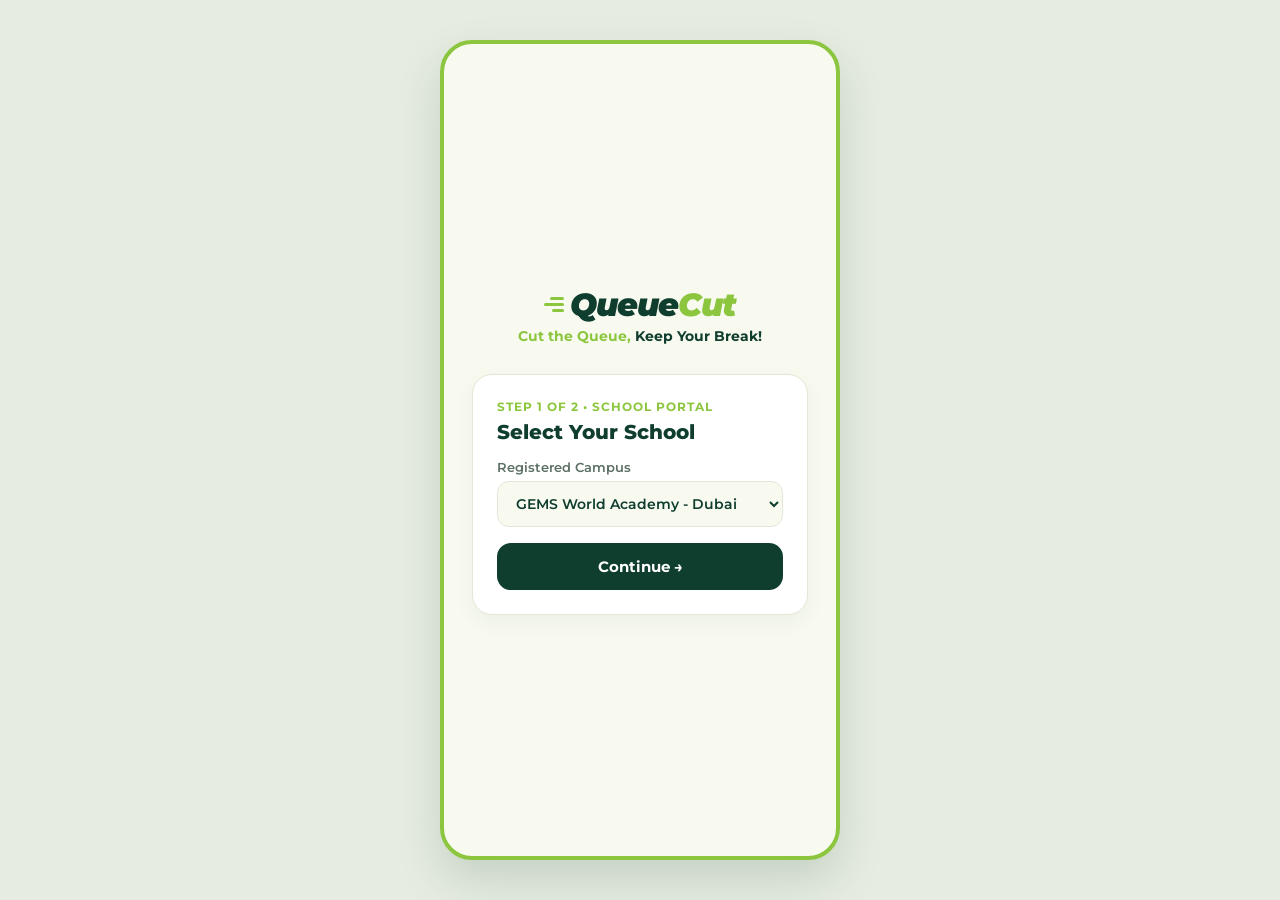
<file: index.html>
<!DOCTYPE html>
<html lang="en">
<head>
  <meta charset="UTF-8" />
  <meta name="viewport" content="width=device-width, initial-scale=1.0" />
  <title>QueueCut - Login</title>
  <link rel="stylesheet" href="style.css" />
</head>
<body>
  <div class="phone-frame">
    <div class="login-container">
<link rel="manifest" href="manifest.json" />
<meta name="apple-mobile-web-app-capable" content="yes" />      
      <!-- Brand Header -->
      <div class="brand-logo">
        <div class="speed-lines">
          <span></span><span></span><span></span>
        </div>
        <div class="logo-text">
          <span class="q">Queue</span><span class="c">Cut</span>
        </div>
      </div>
      <p class="tagline">
        <span class="green">Cut the Queue,</span> <span class="dark">Keep Your Break!</span>
      </p>

      <!-- STEP 1: Choose School -->
      <div id="step-1" class="step-card">
        <p class="step-indicator">Step 1 of 2 • School Portal</p>
        <h2>Select Your School</h2>
        
        <label for="school-select">Registered Campus</label>
        <select id="school-select">
          <option value="GEMS World Academy - Dubai">GEMS World Academy - Dubai</option>
          <option value="GEMS Wellington International">GEMS Wellington International</option>
          <option value="GEMS Modern Academy">GEMS Modern Academy</option>
        </select>

        <button class="btn-primary" onclick="goToStep2()">Continue →</button>
      </div>

      <!-- STEP 2: Student Name & Create Password -->
      <div id="step-2" class="step-card hidden">
        <p class="step-indicator" id="selected-school-badge">GEMS World Academy</p>
        <h2>Create Student Access</h2>

        <label for="student-name">Full Name</label>
        <input type="text" id="student-name" placeholder="e.g., Alex Carter" required />

        <label for="student-id">Student / Staff ID</label>
        <input type="text" id="student-id" placeholder="e.g., GWA-2948" required />

        <label for="student-pass">Create App Password</label>
        <input type="password" id="student-pass" placeholder="••••••••" required />

        <button class="btn-primary btn-lime" onclick="completeLogin()">Enter QueueCut</button>
      </div>

    </div>
  </div>

  <script src="app.js"></script>
</body>
</html>
</file>
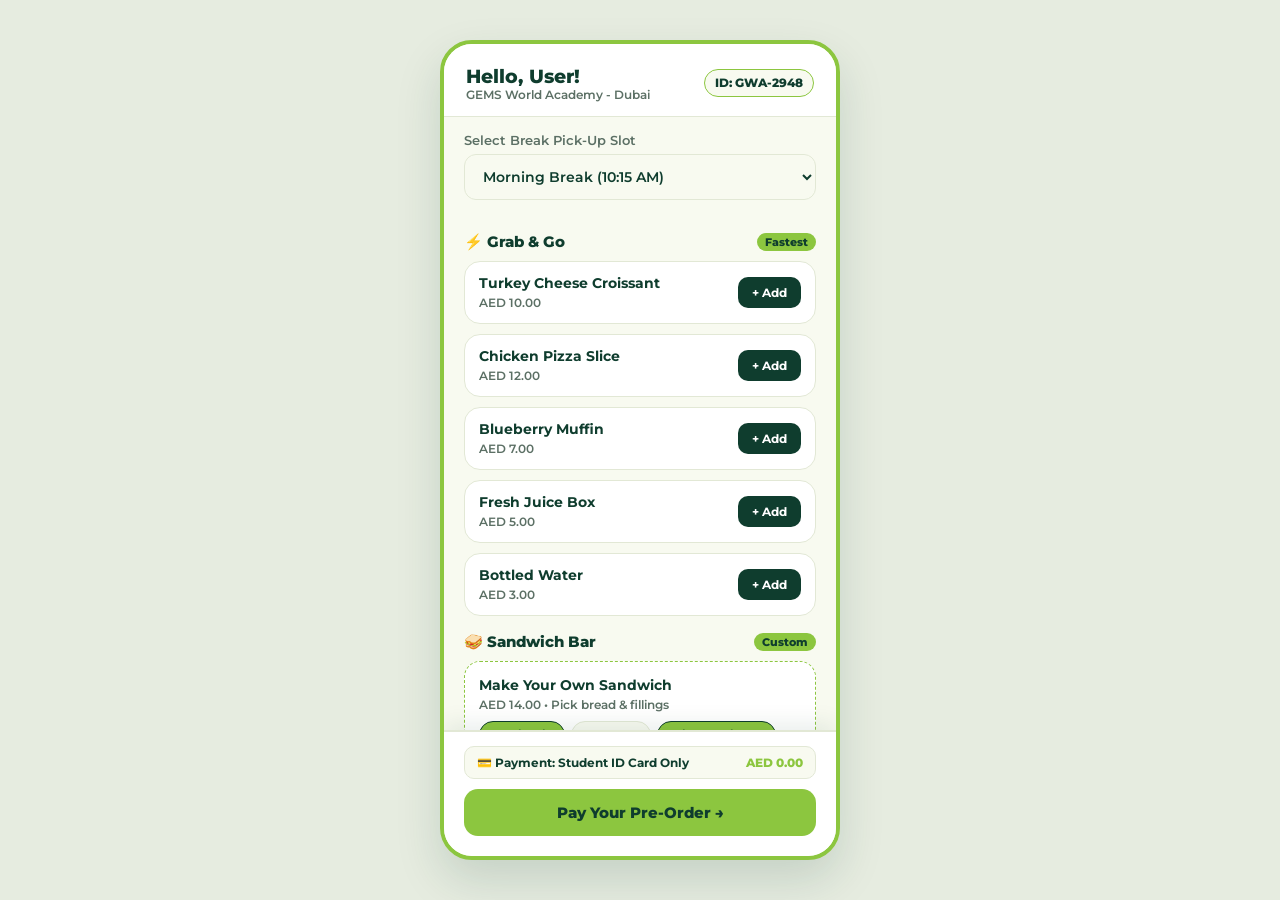
<file: menu.html>
<!DOCTYPE html>
<html lang="en">
<head>
  <meta charset="UTF-8" />
  <meta name="viewport" content="width=device-width, initial-scale=1.0" />
  <title>QueueCut - Today's Menu</title>
  <link rel="stylesheet" href="style.css" />
</head>
<body>
  <div class="phone-frame">
<link rel="manifest" href="manifest.json" />
<meta name="apple-mobile-web-app-capable" content="yes" />    
    <!-- Top User Header -->
    <div class="app-header">
      <div class="greeting-box">
        <h1 id="hello-user">Hello, User!</h1>
        <p id="user-school">GEMS World Academy</p>
      </div>
      <div class="id-pill" id="header-id-badge">ID: #2948</div>
    </div>

    <!-- Scrollable Menu Sections -->
    <div class="menu-scroll">
      
      <!-- Pick-up Break Slot -->
      <label for="pickup-slot">Select Break Pick-Up Slot</label>
      <select id="pickup-slot">
        <option value="Morning Break (10:15 AM)">Morning Break (10:15 AM)</option>
        <option value="Lunch Break (12:35 PM)">Lunch Break (12:35 PM)</option>
      </select>

      <!-- SECTION 1: GRAB AND GO -->
      <div class="section-title">
        <span>⚡ Grab & Go</span>
        <span class="section-badge">Fastest</span>
      </div>

      <div class="food-card">
        <div class="food-info">
          <h4>Turkey Cheese Croissant</h4>
          <span>AED 10.00</span>
        </div>
        <button class="add-btn" onclick="toggleItem(this, 'Turkey Cheese Croissant', 10)">+ Add</button>
      </div>

      <div class="food-card">
        <div class="food-info">
          <h4>Chicken Pizza Slice</h4>
          <span>AED 12.00</span>
        </div>
        <button class="add-btn" onclick="toggleItem(this, 'Chicken Pizza Slice', 12)">+ Add</button>
      </div>

      <div class="food-card">
        <div class="food-info">
          <h4>Blueberry Muffin</h4>
          <span>AED 7.00</span>
        </div>
        <button class="add-btn" onclick="toggleItem(this, 'Blueberry Muffin', 7)">+ Add</button>
      </div>

      <div class="food-card">
        <div class="food-info">
          <h4>Fresh Juice Box</h4>
          <span>AED 5.00</span>
        </div>
        <button class="add-btn" onclick="toggleItem(this, 'Fresh Juice Box', 5)">+ Add</button>
      </div>

      <div class="food-card">
        <div class="food-info">
          <h4>Bottled Water</h4>
          <span>AED 3.00</span>
        </div>
        <button class="add-btn" onclick="toggleItem(this, 'Bottled Water', 3)">+ Add</button>
      </div>

      <!-- SECTION 2: SANDWICH BAR -->
      <div class="section-title">
        <span>🥪 Sandwich Bar</span>
        <span class="section-badge">Custom</span>
      </div>

      <div class="sandwich-box">
        <div class="food-info" style="margin-bottom: 8px;">
          <h4>Make Your Own Sandwich</h4>
          <span>AED 14.00 • Pick bread & fillings</span>
        </div>
        <div class="chip-group" id="sandwich-chips">
          <div class="chip selected" onclick="selectChip(this)">Multigrain</div>
          <div class="chip" onclick="selectChip(this)">Baguette</div>
          <div class="chip selected" onclick="selectChip(this)">Grilled Chicken</div>
          <div class="chip" onclick="selectChip(this)">Cheddar</div>
          <div class="chip" onclick="selectChip(this)">Lettuce & Tomato</div>
        </div>
        <button class="btn-primary" style="padding: 9px; font-size: 0.8rem;" onclick="addCustomSandwich(this)">
          + Add Custom Sandwich (AED 14)
        </button>
      </div>

      <!-- SECTION 3: HOT FOOD (DAILY ROTATION) -->
      <div class="section-title">
        <span>🔥 Hot Food • Today's Specials</span>
        <span class="section-badge">Daily Menu</span>
      </div>

      <p style="font-size: 0.72rem; font-weight: 700; color: var(--text-muted); margin-bottom: 6px;">BREAKFAST SPECIALS</p>
      <div class="food-card">
        <div class="food-info">
          <h4>French Toast</h4>
          <span>AED 12.00</span>
        </div>
        <button class="add-btn" onclick="toggleItem(this, 'French Toast', 12)">+ Add</button>
      </div>
      <div class="food-card">
        <div class="food-info">
          <h4>Fluffy Pancakes</h4>
          <span>AED 12.00</span>
        </div>
        <button class="add-btn" onclick="toggleItem(this, 'Fluffy Pancakes', 12)">+ Add</button>
      </div>
      <div class="food-card">
        <div class="food-info">
          <h4>Fresh Fruit Salad</h4>
          <span>AED 9.00</span>
        </div>
        <button class="add-btn" onclick="toggleItem(this, 'Fresh Fruit Salad', 9)">+ Add</button>
      </div>

      <p style="font-size: 0.72rem; font-weight: 700; color: var(--text-muted); margin: 12px 0 6px;">LUNCH SPECIALS</p>
      <div class="food-card">
        <div class="food-info">
          <h4>Creamy Tomato Pasta</h4>
          <span>AED 16.00</span>
        </div>
        <button class="add-btn" onclick="toggleItem(this, 'Creamy Tomato Pasta', 16)">+ Add</button>
      </div>
      <div class="food-card">
        <div class="food-info">
          <h4>Crispy Chicken Tacos</h4>
          <span>AED 16.00</span>
        </div>
        <button class="add-btn" onclick="toggleItem(this, 'Crispy Chicken Tacos', 16)">+ Add</button>
      </div>
      <div class="food-card">
        <div class="food-info">
          <h4>Stir-Fry Asian Noodles</h4>
          <span>AED 15.00</span>
        </div>
        <button class="add-btn" onclick="toggleItem(this, 'Stir-Fry Asian Noodles', 15)">+ Add</button>
      </div>

    </div>

    <!-- Fixed Bottom Checkout Dock -->
    <div class="checkout-dock">
      <div class="payment-method-tag">
        <span>💳 Payment: Student ID Card Only</span>
        <span id="cart-total" style="color: var(--lime-green); font-weight: 800;">AED 0.00</span>
      </div>
      <button class="btn-primary btn-lime" onclick="payPreOrder()">
        Pay Your Pre-Order →
      </button>
    </div>

  </div>

  <script src="app.js"></script>
</body>
</html>
</file>
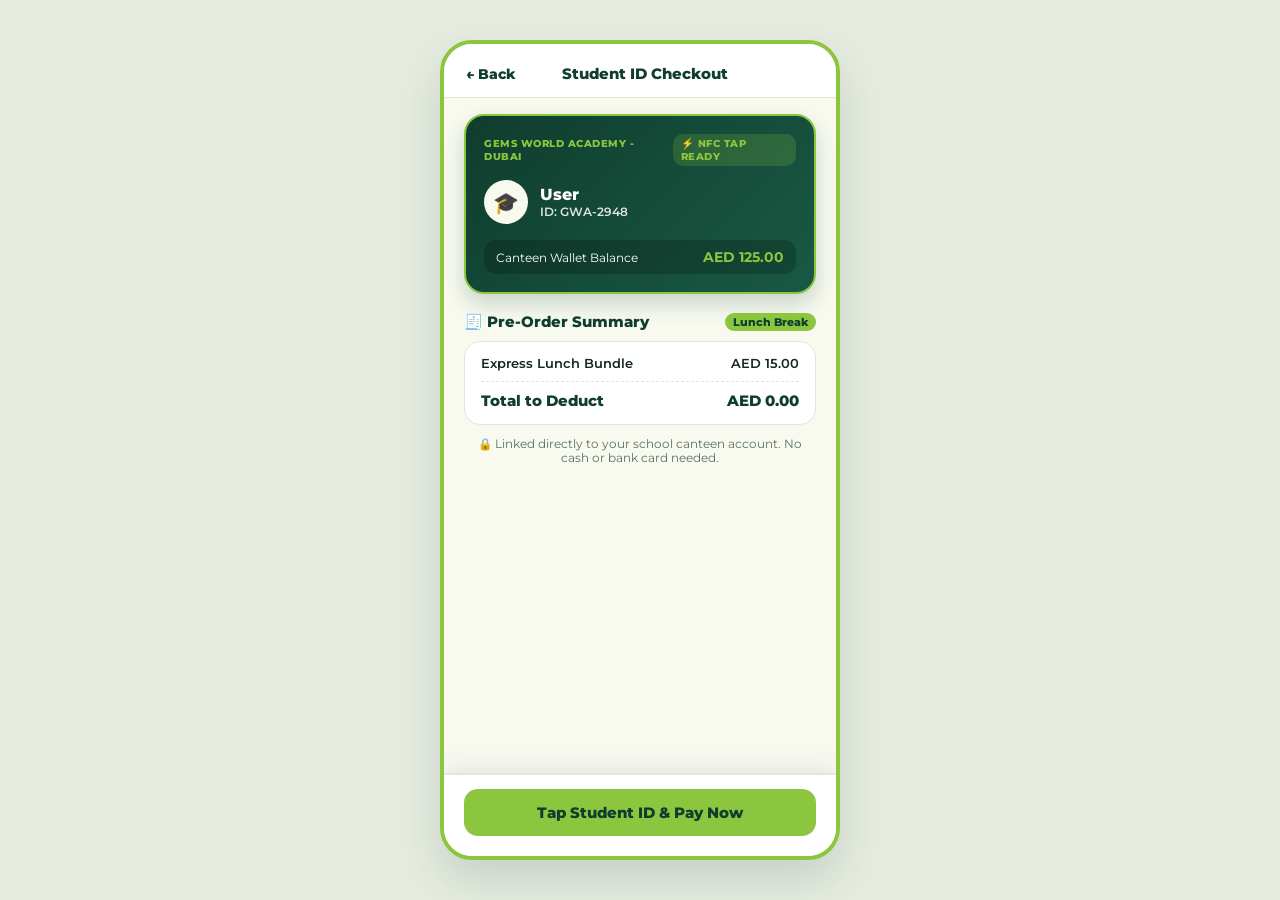
<file: payment.html>
<!DOCTYPE html>
<html lang="en">
<head>
  <meta charset="UTF-8" />
  <meta name="viewport" content="width=device-width, initial-scale=1.0" />
  <title>QueueCut - Student ID Payment</title>
  <link rel="stylesheet" href="style.css" />
</head>
<body>
  <div class="phone-frame">
<link rel="manifest" href="manifest.json" />
<meta name="apple-mobile-web-app-capable" content="yes" />    
    <!-- Top Header -->
    <div class="app-header">
      <button onclick="window.location.href='menu.html'" style="background:none; border:none; font-weight:800; color:var(--forest-green); cursor:pointer; font-size:0.9rem;">
        ← Back
      </button>
      <span style="font-weight:800; color:var(--forest-green); font-size:0.95rem;">Student ID Checkout</span>
      <span style="width:40px;"></span>
    </div>

    <div class="menu-scroll" style="padding-bottom: 110px;">
      
      <!-- Digital School ID Card Preview -->
      <div class="id-card-visual">
        <div class="id-card-top">
          <span id="pay-school-name">GEMS WORLD ACADEMY</span>
          <span class="nfc-badge">⚡ NFC TAP READY</span>
        </div>
        <div class="id-card-mid">
          <div class="avatar-circle">🎓</div>
          <div>
            <h3 id="pay-student-name">Alex Carter</h3>
            <p id="pay-student-id">ID: GWA-2948</p>
          </div>
        </div>
        <div class="id-card-bottom">
          <span>Canteen Wallet Balance</span>
          <strong>AED 125.00</strong>
        </div>
      </div>

      <!-- Order Summary Receipt -->
      <div class="section-title">
        <span>🧾 Pre-Order Summary</span>
        <span class="section-badge" id="pay-slot-badge">Lunch Break</span>
      </div>

      <div class="receipt-card">
        <div id="receipt-items">
          <!-- Populated automatically by app.js -->
        </div>
        <div class="receipt-divider"></div>
        <div class="receipt-row total-row">
          <span>Total to Deduct</span>
          <span id="receipt-total">AED 0.00</span>
        </div>
      </div>

      <p style="font-size: 0.72rem; color: var(--text-muted); text-align: center; margin-top: 12px;">
        🔒 Linked directly to your school canteen account. No cash or bank card needed.
      </p>

    </div>

    <!-- Bottom Confirm Payment Dock -->
    <div class="checkout-dock">
      <button class="btn-primary btn-lime" id="confirm-pay-btn" onclick="processStudentIDPayment()">
        Tap Student ID & Pay Now
      </button>
    </div>

  </div>

  <script src="app.js"></script>
</body>
</html>
</file>
<file: style.css>
@import url('https://fonts.googleapis.com/css2?family=Montserrat:ital,wght@0,400;0,600;0,700;0,800;1,800;1,900&display=swap');

:root {
  --bg-cream: #F8FAF0;
  --card-white: #FFFFFF;
  --forest-green: #0F3D2E;
  --lime-green: #8CC63F;
  --lime-hover: #7AB332;
  --text-dark: #14281D;
  --text-muted: #5C7065;
  --border-light: #E2E8D5;
}

* {
  box-sizing: border-box;
  margin: 0;
  padding: 0;
  font-family: 'Montserrat', sans-serif;
}

body {
  background-color: #E6ECE0;
  display: flex;
  justify-content: center;
  align-items: center;
  min-height: 100vh;
}

/* Mobile App Phone Container */
.phone-frame {
  width: 100%;
  max-width: 400px;
  height: 100vh;
  max-height: 820px;
  background-color: var(--bg-cream);
  border: 4px solid var(--lime-green);
  border-radius: 32px;
  box-shadow: 0 20px 45px rgba(15, 61, 46, 0.15);
  display: flex;
  flex-direction: column;
  overflow: hidden;
  position: relative;
}

/* Logo Styling matching your banner */
.brand-logo {
  display: flex;
  align-items: center;
  justify-content: center;
  gap: 6px;
}

.speed-lines {
  display: flex;
  flex-direction: column;
  gap: 3px;
  align-items: flex-end;
}

.speed-lines span {
  display: block;
  height: 3px;
  background-color: var(--lime-green);
  border-radius: 2px;
}
.speed-lines span:nth-child(1) { width: 14px; }
.speed-lines span:nth-child(2) { width: 20px; }
.speed-lines span:nth-child(3) { width: 12px; }

.logo-text {
  font-size: 2rem;
  font-weight: 900;
  font-style: italic;
  letter-spacing: -1px;
}

.logo-text .q { color: var(--forest-green); }
.logo-text .c { color: var(--lime-green); }

.tagline {
  text-align: center;
  font-size: 0.85rem;
  font-weight: 700;
  margin-top: 4px;
}
.tagline .green { color: var(--lime-green); }
.tagline .dark { color: var(--forest-green); }

/* Form Inputs & Buttons */
.login-container {
  padding: 40px 28px;
  display: flex;
  flex-direction: column;
  justify-content: center;
  height: 100%;
}

.step-card {
  background: var(--card-white);
  padding: 24px;
  border-radius: 20px;
  border: 1.5px solid var(--border-light);
  margin-top: 30px;
  box-shadow: 0 8px 20px rgba(15, 61, 46, 0.05);
}

.step-indicator {
  font-size: 0.75rem;
  font-weight: 700;
  color: var(--lime-green);
  text-transform: uppercase;
  letter-spacing: 1px;
  margin-bottom: 6px;
}

h2 {
  color: var(--forest-green);
  font-size: 1.25rem;
  font-weight: 800;
  margin-bottom: 16px;
}

label {
  display: block;
  font-size: 0.8rem;
  font-weight: 600;
  color: var(--text-muted);
  margin-bottom: 6px;
}

input, select {
  width: 100%;
  padding: 12px 14px;
  border-radius: 12px;
  border: 1.5px solid var(--border-light);
  background: var(--bg-cream);
  font-size: 0.9rem;
  font-weight: 600;
  color: var(--forest-green);
  margin-bottom: 16px;
  outline: none;
}

input:focus, select:focus {
  border-color: var(--lime-green);
}

.btn-primary {
  width: 100%;
  padding: 14px;
  border: none;
  border-radius: 14px;
  background-color: var(--forest-green);
  color: #FFFFFF;
  font-size: 0.95rem;
  font-weight: 700;
  cursor: pointer;
  transition: 0.2s ease;
}

.btn-primary:hover {
  background-color: #165440;
}

.btn-lime {
  background-color: var(--lime-green);
  color: var(--forest-green);
  font-weight: 800;
}

.btn-lime:hover {
  background-color: var(--lime-hover);
}

.hidden {
  display: none;
}

/* --- PAGE 2: MENU & CHECKOUT --- */
.app-header {
  padding: 20px 22px 14px;
  background: var(--card-white);
  border-bottom: 1.5px solid var(--border-light);
  display: flex;
  justify-content: space-between;
  align-items: center;
}

.greeting-box h1 {
  font-size: 1.2rem;
  font-weight: 800;
  color: var(--forest-green);
}

.greeting-box p {
  font-size: 0.72rem;
  font-weight: 600;
  color: var(--text-muted);
}

.id-pill {
  background: var(--bg-cream);
  border: 1.5px solid var(--lime-green);
  color: var(--forest-green);
  font-size: 0.72rem;
  font-weight: 800;
  padding: 6px 10px;
  border-radius: 20px;
}

.menu-scroll {
  flex: 1;
  overflow-y: auto;
  padding: 16px 20px 140px;
}

.section-title {
  font-size: 0.95rem;
  font-weight: 800;
  color: var(--forest-green);
  margin: 16px 0 10px;
  display: flex;
  align-items: center;
  justify-content: space-between;
}

.section-badge {
  font-size: 0.68rem;
  background: var(--lime-green);
  color: var(--forest-green);
  padding: 2px 8px;
  border-radius: 10px;
  font-weight: 800;
}

.food-card {
  background: var(--card-white);
  border: 1.5px solid var(--border-light);
  border-radius: 16px;
  padding: 12px 14px;
  margin-bottom: 10px;
  display: flex;
  justify-content: space-between;
  align-items: center;
}

.food-info h4 {
  font-size: 0.88rem;
  font-weight: 700;
  color: var(--forest-green);
}

.food-info span {
  font-size: 0.78rem;
  font-weight: 600;
  color: var(--text-muted);
}

.add-btn {
  background: var(--forest-green);
  color: #fff;
  border: none;
  border-radius: 10px;
  padding: 8px 14px;
  font-size: 0.78rem;
  font-weight: 700;
  cursor: pointer;
}

.add-btn.added {
  background: var(--lime-green);
  color: var(--forest-green);
}

/* Custom Sandwich Builder */
.sandwich-box {
  background: var(--card-white);
  border: 1.5px dashed var(--lime-green);
  border-radius: 16px;
  padding: 14px;
  margin-bottom: 10px;
}

.chip-group {
  display: flex;
  flex-wrap: wrap;
  gap: 6px;
  margin: 8px 0 12px;
}

.chip {
  font-size: 0.72rem;
  font-weight: 700;
  padding: 6px 10px;
  border-radius: 20px;
  border: 1.5px solid var(--border-light);
  background: var(--bg-cream);
  color: var(--forest-green);
  cursor: pointer;
}

.chip.selected {
  background: var(--lime-green);
  border-color: var(--forest-green);
}

/* Bottom Payment Dock */
.checkout-dock {
  position: absolute;
  bottom: 0;
  left: 0;
  right: 0;
  background: var(--card-white);
  border-top: 2px solid var(--border-light);
  padding: 14px 20px 20px;
  box-shadow: 0 -8px 20px rgba(15, 61, 46, 0.08);
}

.payment-method-tag {
  display: flex;
  justify-content: space-between;
  align-items: center;
  background: var(--bg-cream);
  padding: 8px 12px;
  border-radius: 10px;
  font-size: 0.75rem;
  font-weight: 700;
  color: var(--forest-green);
  margin-bottom: 10px;
  border: 1px solid var(--border-light);
}

/* --- PAGE 3: EXPRESS PICK-UP PASS --- */
.pass-container {
  padding: 24px 22px;
  display: flex;
  flex-direction: column;
  align-items: center;
  justify-content: space-between;
  height: 100%;
  text-align: center;
}

.pass-card {
  width: 100%;
  background: var(--card-white);
  border: 2px solid var(--lime-green);
  border-radius: 24px;
  padding: 22px 18px;
  box-shadow: 0 12px 28px rgba(15, 61, 46, 0.08);
}

.qr-box {
  width: 150px;
  height: 150px;
  margin: 12px auto;
  padding: 10px;
  background: #fff;
  border: 2px solid var(--forest-green);
  border-radius: 16px;
}

.qr-box img {
  width: 100%;
  height: 100%;
}

.locker-badge {
  background: var(--bg-cream);
  border-radius: 14px;
  padding: 10px;
  margin: 12px 0;
}

.locker-badge span {
  font-size: 0.72rem;
  font-weight: 700;
  color: var(--text-muted);
  display: block;
}

.locker-badge strong {
  font-size: 1.5rem;
  font-weight: 900;
  color: var(--forest-green);
}

.order-summary-mini {
  font-size: 0.76rem;
  color: var(--text-dark);
  background: var(--bg-cream);
  padding: 10px;
  border-radius: 12px;
  margin-top: 10px;
  text-align: left;
}

/* --- PAGE 2.5: STUDENT ID PAYMENT SCREEN --- */
.id-card-visual {
  background: linear-gradient(135deg, var(--forest-green) 0%, #195944 100%);
  color: #FFFFFF;
  border-radius: 20px;
  padding: 18px;
  margin-bottom: 18px;
  box-shadow: 0 10px 22px rgba(15, 61, 46, 0.2);
  border: 2px solid var(--lime-green);
}

.id-card-top {
  display: flex;
  justify-content: space-between;
  align-items: center;
  font-size: 0.65rem;
  font-weight: 800;
  letter-spacing: 0.5px;
  color: var(--lime-green);
  margin-bottom: 14px;
}

.nfc-badge {
  background: rgba(140, 198, 63, 0.2);
  padding: 3px 8px;
  border-radius: 10px;
}

.id-card-mid {
  display: flex;
  align-items: center;
  gap: 12px;
  margin-bottom: 16px;
}

.avatar-circle {
  width: 44px;
  height: 44px;
  background: var(--bg-cream);
  border-radius: 50%;
  display: flex;
  align-items: center;
  justify-content: center;
  font-size: 1.3rem;
}

.id-card-mid h3 {
  font-size: 1rem;
  font-weight: 800;
}

.id-card-mid p {
  font-size: 0.75rem;
  opacity: 0.85;
  font-weight: 600;
}

.id-card-bottom {
  background: rgba(0, 0, 0, 0.2);
  padding: 8px 12px;
  border-radius: 12px;
  display: flex;
  justify-content: space-between;
  align-items: center;
  font-size: 0.75rem;
}

.id-card-bottom strong {
  color: var(--lime-green);
  font-size: 0.9rem;
}

.receipt-card {
  background: var(--card-white);
  border: 1.5px solid var(--border-light);
  border-radius: 16px;
  padding: 14px 16px;
}

.receipt-row {
  display: flex;
  justify-content: space-between;
  font-size: 0.8rem;
  font-weight: 600;
  color: var(--text-dark);
  margin-bottom: 8px;
}

.receipt-divider {
  border-top: 1.5px dashed var(--border-light);
  margin: 10px 0;
}

.total-row {
  font-size: 0.92rem;
  font-weight: 800;
  color: var(--forest-green);
  margin-bottom: 0;
}
</file>
